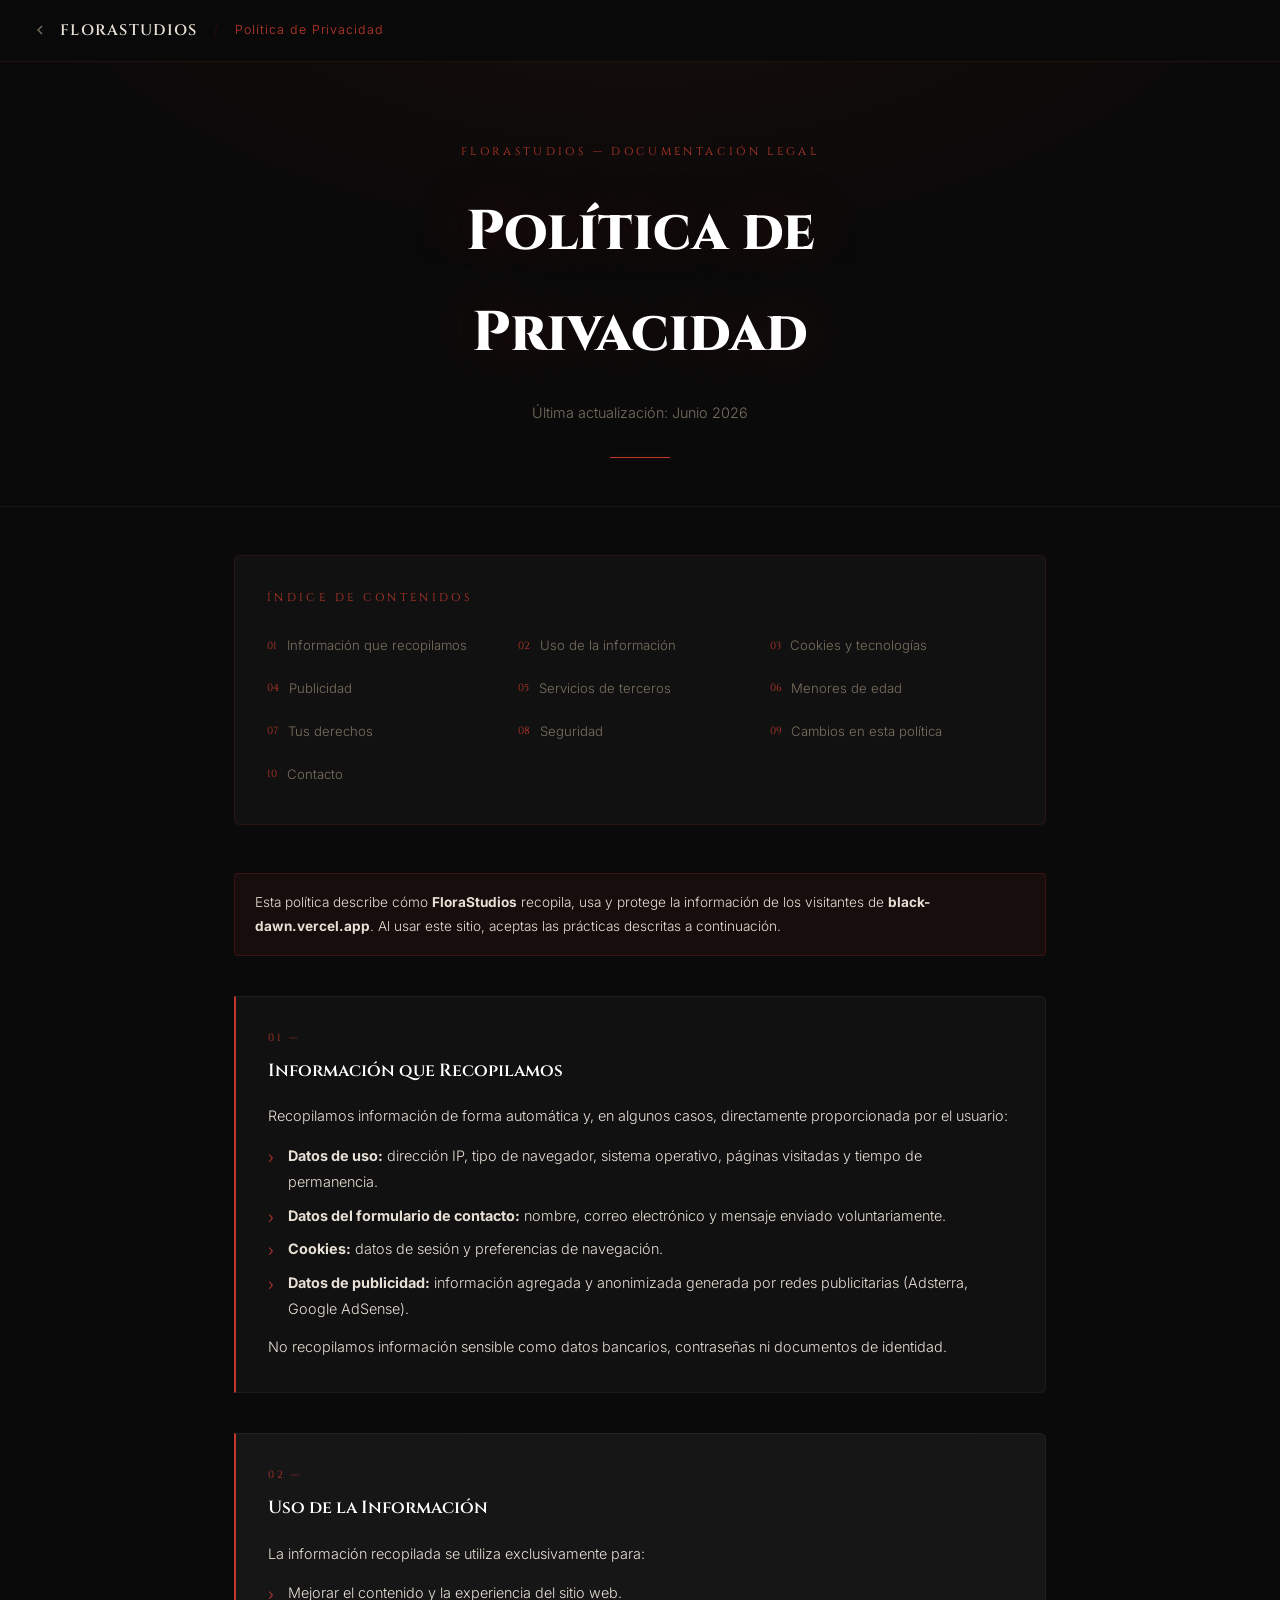
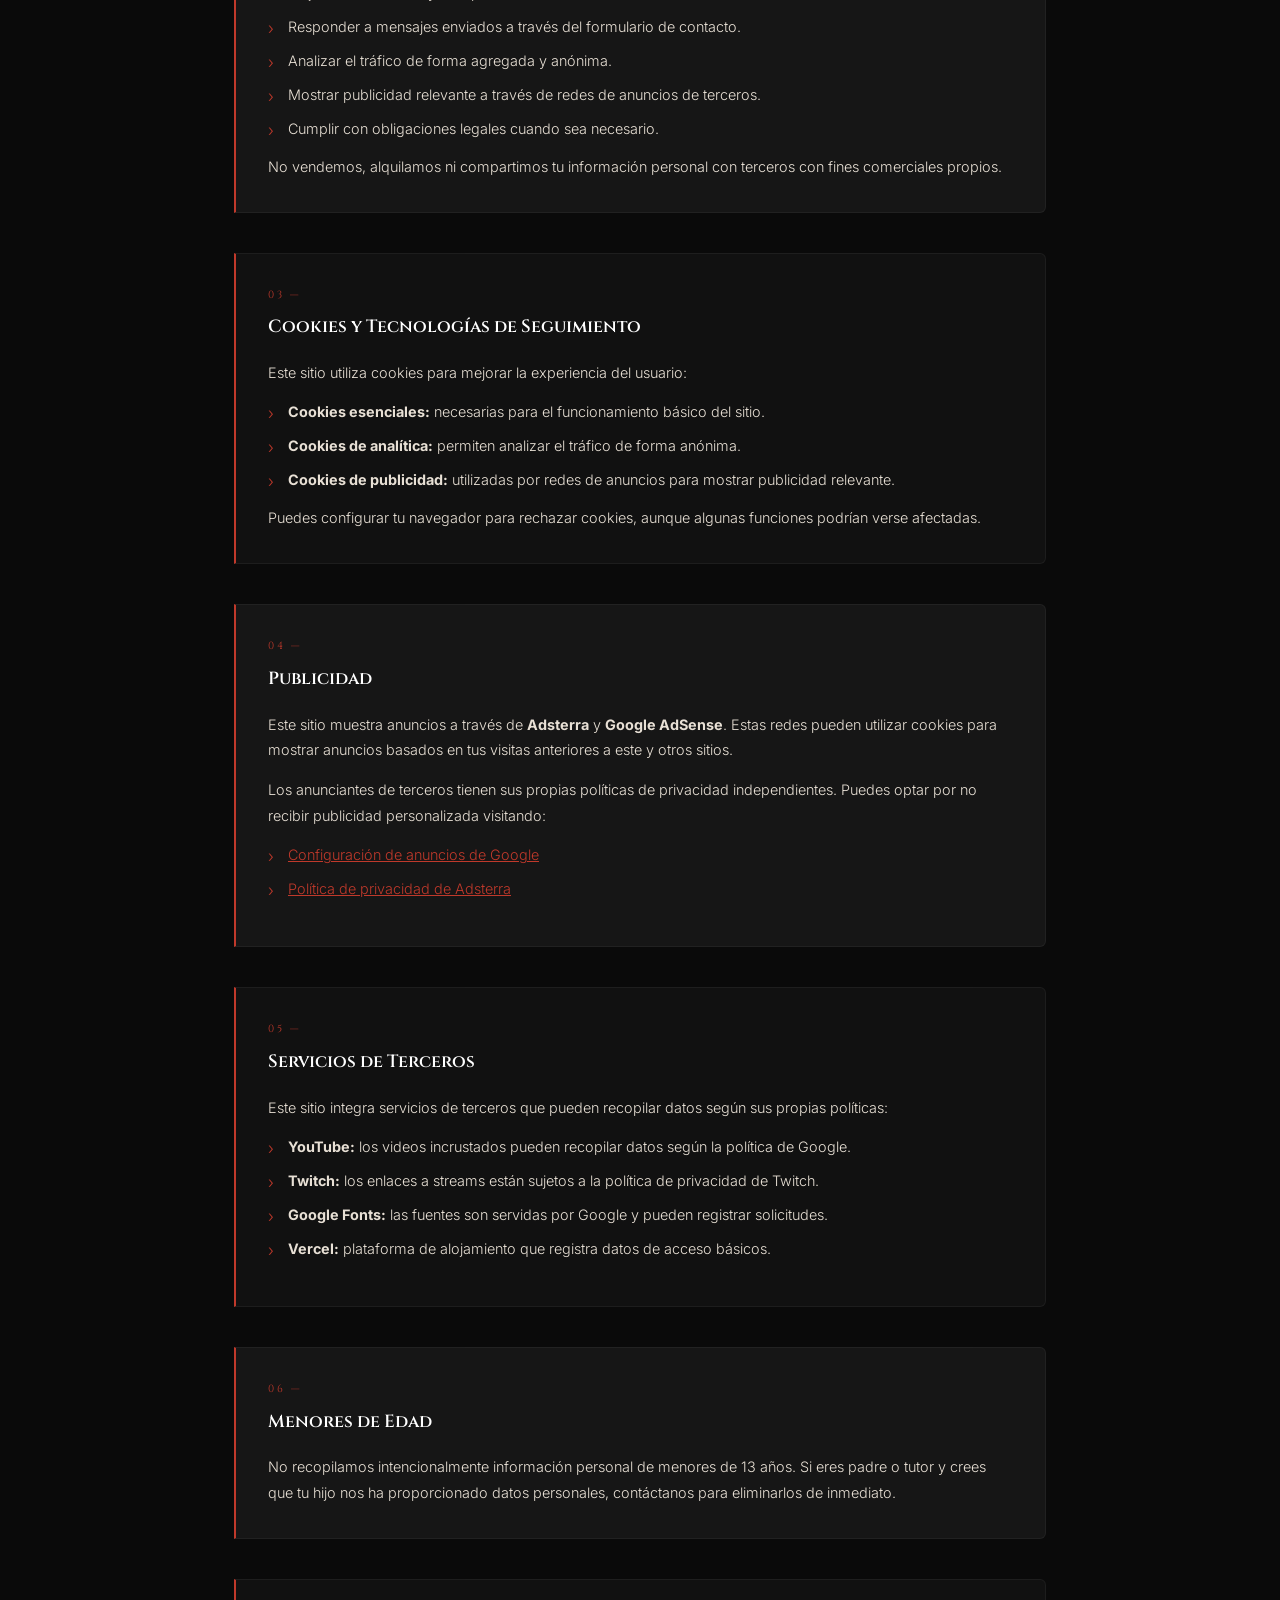
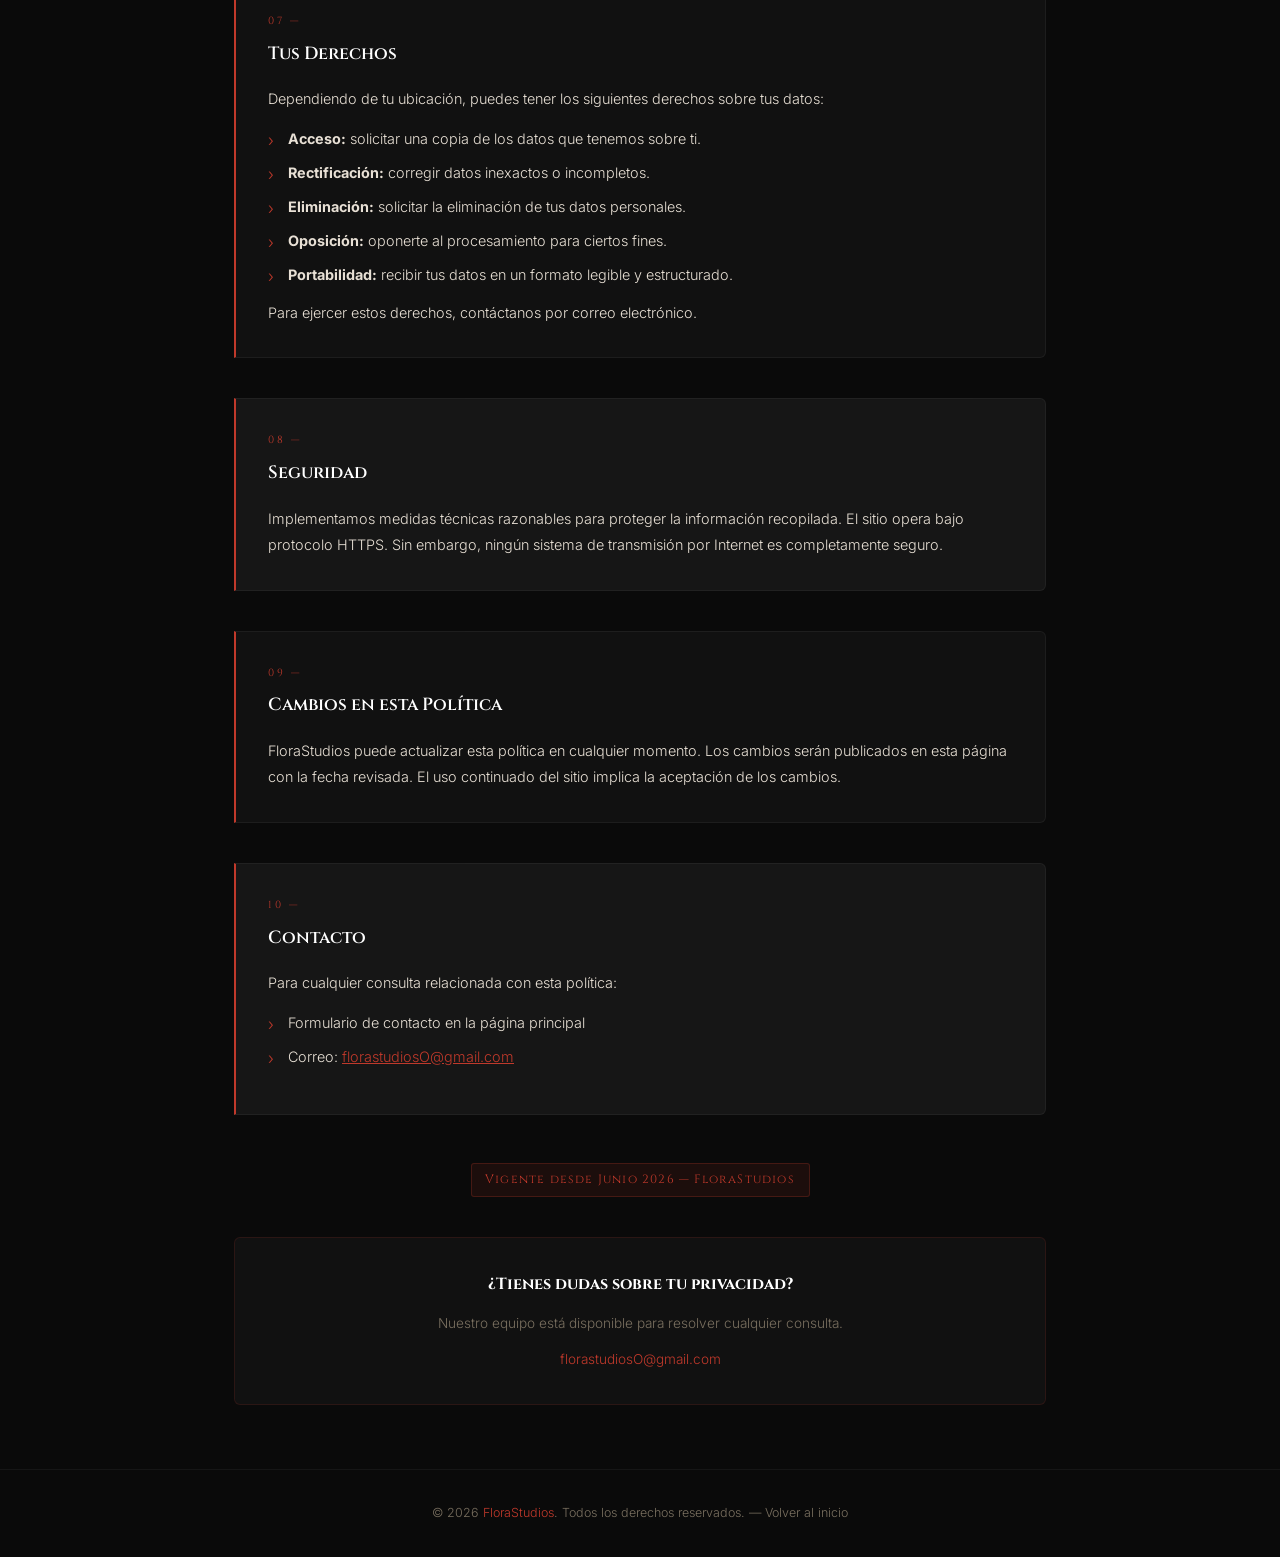
<file: privacy.html>
<!DOCTYPE html>
<html lang="es">
<head>
  <meta charset="UTF-8">
  <meta name="viewport" content="width=device-width, initial-scale=1.0">
  <title>Política de Privacidad — FloraStudios</title>
  <meta name="description" content="Política de Privacidad de FloraStudios y el proyecto Black Dawn.">
  <link rel="icon" type="image/png" href="assets/flora_logo.webp">
  <link rel="preconnect" href="https://fonts.googleapis.com">
  <link rel="preconnect" href="https://fonts.gstatic.com" crossorigin>
  <link href="https://fonts.googleapis.com/css2?family=Cinzel:wght@400;600;800&family=Inter:wght@300;400;500&display=swap" rel="stylesheet">
  <style>
    :root {
      --primary-color: #c0392b;
      --primary-glow: rgba(192, 57, 43, 0.3);
      --bg-dark: #0a0a0a;
      --bg-card: #111111;
      --bg-card2: #161616;
      --text-main: #e8e0d5;
      --text-muted: #7a7060;
      --border: rgba(192, 57, 43, 0.15);
      --border-subtle: rgba(255,255,255,0.05);
    }
    *, *::before, *::after { box-sizing: border-box; margin: 0; padding: 0; }
    html { scroll-behavior: smooth; }
    body {
      background: var(--bg-dark);
      color: var(--text-main);
      font-family: 'Inter', sans-serif;
      font-weight: 300;
      line-height: 1.8;
      min-height: 100vh;
      overflow-x: hidden;
    }
    body::before {
      content: '';
      position: fixed;
      inset: 0;
      background: radial-gradient(ellipse 80% 60% at 50% -10%, rgba(192,57,43,0.08) 0%, transparent 70%);
      pointer-events: none;
      z-index: 0;
    }
    nav {
      position: sticky; top: 0; z-index: 100;
      background: rgba(10,10,10,0.92);
      backdrop-filter: blur(12px);
      border-bottom: 1px solid var(--border);
      padding: 1rem 2rem;
      display: flex; align-items: center; gap: 1rem;
    }
    nav a { display: flex; align-items: center; gap: 0.75rem; text-decoration: none; color: var(--text-muted); font-size: 0.8rem; letter-spacing: 0.1em; text-transform: uppercase; transition: color 0.2s; }
    nav a:hover { color: var(--primary-color); }
    nav .logo-text { font-family: 'Cinzel', serif; font-size: 0.95rem; font-weight: 600; color: var(--text-main); }
    nav .sep { color: var(--border); }
    nav .current { color: var(--primary-color); font-size: 0.78rem; letter-spacing: 0.08em; }
    .hero { position: relative; z-index: 1; padding: 5rem 2rem 3rem; text-align: center; border-bottom: 1px solid var(--border-subtle); }
    .hero-tag { font-family: 'Cinzel', serif; font-size: 0.7rem; letter-spacing: 0.3em; color: var(--primary-color); text-transform: uppercase; margin-bottom: 1.25rem; }
    .hero h1 { font-family: 'Cinzel', serif; font-size: clamp(2rem, 5vw, 3.5rem); font-weight: 800; color: #fff; margin-bottom: 1rem; text-shadow: 0 0 60px var(--primary-glow); }
    .hero-sub { color: var(--text-muted); font-size: 0.9rem; }
    .hero-line { width: 60px; height: 1px; background: var(--primary-color); margin: 2rem auto 0; box-shadow: 0 0 8px var(--primary-glow); }
    .container { position: relative; z-index: 1; max-width: 860px; margin: 0 auto; padding: 0 1.5rem; }
    .toc { background: var(--bg-card); border: 1px solid var(--border); border-radius: 6px; padding: 2rem; margin: 3rem 0; }
    .toc-title { font-family: 'Cinzel', serif; font-size: 0.7rem; letter-spacing: 0.3em; color: var(--primary-color); text-transform: uppercase; margin-bottom: 1.25rem; }
    .toc ol { list-style: none; display: grid; grid-template-columns: repeat(auto-fill, minmax(220px, 1fr)); gap: 0.5rem; counter-reset: toc; }
    .toc li { counter-increment: toc; }
    .toc a { display: flex; align-items: center; gap: 0.6rem; color: var(--text-muted); text-decoration: none; font-size: 0.82rem; padding: 0.35rem 0; transition: color 0.2s; }
    .toc a::before { content: counter(toc, decimal-leading-zero); font-family: 'Cinzel', serif; font-size: 0.65rem; color: var(--primary-color); flex-shrink: 0; }
    .toc a:hover { color: var(--text-main); }
    .highlight { background: rgba(192,57,43,0.07); border: 1px solid rgba(192,57,43,0.2); border-radius: 4px; padding: 1rem 1.25rem; margin: 1rem 0; font-size: 0.85rem; }
    .policy-section { margin: 2.5rem 0; padding: 2rem; background: var(--bg-card); border: 1px solid var(--border-subtle); border-left: 2px solid var(--primary-color); border-radius: 0 6px 6px 0; }
    .policy-section:nth-child(even) { background: var(--bg-card2); }
    .section-num { font-family: 'Cinzel', serif; font-size: 0.65rem; letter-spacing: 0.25em; color: var(--primary-color); display: block; margin-bottom: 0.5rem; }
    .policy-section h2 { font-family: 'Cinzel', serif; font-size: 1.1rem; font-weight: 600; color: #fff; margin-bottom: 1rem; }
    .policy-section p { color: var(--text-main); font-size: 0.9rem; margin-bottom: 0.85rem; }
    .policy-section p:last-child { margin-bottom: 0; }
    .policy-section ul { list-style: none; margin: 0.75rem 0; display: flex; flex-direction: column; gap: 0.5rem; }
    .policy-section ul li { font-size: 0.9rem; color: var(--text-main); padding-left: 1.25rem; position: relative; }
    .policy-section ul li::before { content: '›'; position: absolute; left: 0; color: var(--primary-color); font-size: 1rem; }
    .policy-section a { color: var(--primary-color); }
    .date-badge { background: rgba(192,57,43,0.1); border: 1px solid rgba(192,57,43,0.25); border-radius: 3px; padding: 0.35rem 0.85rem; font-size: 0.75rem; font-family: 'Cinzel', serif; letter-spacing: 0.1em; color: var(--primary-color); margin: 3rem auto 0; display: block; text-align: center; width: fit-content; }
    .contact-box { background: var(--bg-card); border: 1px solid var(--border); border-radius: 6px; padding: 2rem; margin: 2.5rem 0 4rem; text-align: center; }
    .contact-box h3 { font-family: 'Cinzel', serif; font-size: 1rem; color: #fff; margin-bottom: 0.75rem; }
    .contact-box p { font-size: 0.85rem; color: var(--text-muted); margin-bottom: 0.5rem; }
    .contact-box a { color: var(--primary-color); text-decoration: none; font-size: 0.85rem; }
    footer { position: relative; z-index: 1; border-top: 1px solid var(--border-subtle); padding: 2rem; text-align: center; color: var(--text-muted); font-size: 0.78rem; }
    footer span { color: var(--primary-color); }
    footer a { color: var(--text-muted); text-decoration: none; }
  </style>
</head>
<body>
  <nav>
    <a href="index.html">
      <svg width="16" height="16" fill="none" stroke="currentColor" stroke-width="2" viewBox="0 0 24 24"><polyline points="15 18 9 12 15 6"/></svg>
      <span class="logo-text">FloraStudios</span>
    </a>
    <span class="sep">/</span>
    <span class="current">Política de Privacidad</span>
  </nav>

  <div class="hero">
    <div class="hero-tag">FloraStudios — Documentación Legal</div>
    <h1>Política de<br>Privacidad</h1>
    <p class="hero-sub">Última actualización: Junio 2026</p>
    <div class="hero-line"></div>
  </div>

  <div class="container">
    <div class="toc">
      <div class="toc-title">Índice de Contenidos</div>
      <ol>
        <li><a href="#s1">Información que recopilamos</a></li>
        <li><a href="#s2">Uso de la información</a></li>
        <li><a href="#s3">Cookies y tecnologías</a></li>
        <li><a href="#s4">Publicidad</a></li>
        <li><a href="#s5">Servicios de terceros</a></li>
        <li><a href="#s6">Menores de edad</a></li>
        <li><a href="#s7">Tus derechos</a></li>
        <li><a href="#s8">Seguridad</a></li>
        <li><a href="#s9">Cambios en esta política</a></li>
        <li><a href="#s10">Contacto</a></li>
      </ol>
    </div>

    <div class="highlight">
      Esta política describe cómo <strong>FloraStudios</strong> recopila, usa y protege la información de los visitantes de <strong>black-dawn.vercel.app</strong>. Al usar este sitio, aceptas las prácticas descritas a continuación.
    </div>

    <div class="policy-section" id="s1">
      <span class="section-num">01 —</span>
      <h2>Información que Recopilamos</h2>
      <p>Recopilamos información de forma automática y, en algunos casos, directamente proporcionada por el usuario:</p>
      <ul>
        <li><strong>Datos de uso:</strong> dirección IP, tipo de navegador, sistema operativo, páginas visitadas y tiempo de permanencia.</li>
        <li><strong>Datos del formulario de contacto:</strong> nombre, correo electrónico y mensaje enviado voluntariamente.</li>
        <li><strong>Cookies:</strong> datos de sesión y preferencias de navegación.</li>
        <li><strong>Datos de publicidad:</strong> información agregada y anonimizada generada por redes publicitarias (Adsterra, Google AdSense).</li>
      </ul>
      <p>No recopilamos información sensible como datos bancarios, contraseñas ni documentos de identidad.</p>
    </div>

    <div class="policy-section" id="s2">
      <span class="section-num">02 —</span>
      <h2>Uso de la Información</h2>
      <p>La información recopilada se utiliza exclusivamente para:</p>
      <ul>
        <li>Mejorar el contenido y la experiencia del sitio web.</li>
        <li>Responder a mensajes enviados a través del formulario de contacto.</li>
        <li>Analizar el tráfico de forma agregada y anónima.</li>
        <li>Mostrar publicidad relevante a través de redes de anuncios de terceros.</li>
        <li>Cumplir con obligaciones legales cuando sea necesario.</li>
      </ul>
      <p>No vendemos, alquilamos ni compartimos tu información personal con terceros con fines comerciales propios.</p>
    </div>

    <div class="policy-section" id="s3">
      <span class="section-num">03 —</span>
      <h2>Cookies y Tecnologías de Seguimiento</h2>
      <p>Este sitio utiliza cookies para mejorar la experiencia del usuario:</p>
      <ul>
        <li><strong>Cookies esenciales:</strong> necesarias para el funcionamiento básico del sitio.</li>
        <li><strong>Cookies de analítica:</strong> permiten analizar el tráfico de forma anónima.</li>
        <li><strong>Cookies de publicidad:</strong> utilizadas por redes de anuncios para mostrar publicidad relevante.</li>
      </ul>
      <p>Puedes configurar tu navegador para rechazar cookies, aunque algunas funciones podrían verse afectadas.</p>
    </div>

    <div class="policy-section" id="s4">
      <span class="section-num">04 —</span>
      <h2>Publicidad</h2>
      <p>Este sitio muestra anuncios a través de <strong>Adsterra</strong> y <strong>Google AdSense</strong>. Estas redes pueden utilizar cookies para mostrar anuncios basados en tus visitas anteriores a este y otros sitios.</p>
      <p>Los anunciantes de terceros tienen sus propias políticas de privacidad independientes. Puedes optar por no recibir publicidad personalizada visitando:</p>
      <ul>
        <li><a href="https://www.google.com/settings/ads" target="_blank" rel="noopener">Configuración de anuncios de Google</a></li>
        <li><a href="https://www.adsterra.com/privacy-policy/" target="_blank" rel="noopener">Política de privacidad de Adsterra</a></li>
      </ul>
    </div>

    <div class="policy-section" id="s5">
      <span class="section-num">05 —</span>
      <h2>Servicios de Terceros</h2>
      <p>Este sitio integra servicios de terceros que pueden recopilar datos según sus propias políticas:</p>
      <ul>
        <li><strong>YouTube:</strong> los videos incrustados pueden recopilar datos según la política de Google.</li>
        <li><strong>Twitch:</strong> los enlaces a streams están sujetos a la política de privacidad de Twitch.</li>
        <li><strong>Google Fonts:</strong> las fuentes son servidas por Google y pueden registrar solicitudes.</li>
        <li><strong>Vercel:</strong> plataforma de alojamiento que registra datos de acceso básicos.</li>
      </ul>
    </div>

    <div class="policy-section" id="s6">
      <span class="section-num">06 —</span>
      <h2>Menores de Edad</h2>
      <p>No recopilamos intencionalmente información personal de menores de 13 años. Si eres padre o tutor y crees que tu hijo nos ha proporcionado datos personales, contáctanos para eliminarlos de inmediato.</p>
    </div>

    <div class="policy-section" id="s7">
      <span class="section-num">07 —</span>
      <h2>Tus Derechos</h2>
      <p>Dependiendo de tu ubicación, puedes tener los siguientes derechos sobre tus datos:</p>
      <ul>
        <li><strong>Acceso:</strong> solicitar una copia de los datos que tenemos sobre ti.</li>
        <li><strong>Rectificación:</strong> corregir datos inexactos o incompletos.</li>
        <li><strong>Eliminación:</strong> solicitar la eliminación de tus datos personales.</li>
        <li><strong>Oposición:</strong> oponerte al procesamiento para ciertos fines.</li>
        <li><strong>Portabilidad:</strong> recibir tus datos en un formato legible y estructurado.</li>
      </ul>
      <p>Para ejercer estos derechos, contáctanos por correo electrónico.</p>
    </div>

    <div class="policy-section" id="s8">
      <span class="section-num">08 —</span>
      <h2>Seguridad</h2>
      <p>Implementamos medidas técnicas razonables para proteger la información recopilada. El sitio opera bajo protocolo HTTPS. Sin embargo, ningún sistema de transmisión por Internet es completamente seguro.</p>
    </div>

    <div class="policy-section" id="s9">
      <span class="section-num">09 —</span>
      <h2>Cambios en esta Política</h2>
      <p>FloraStudios puede actualizar esta política en cualquier momento. Los cambios serán publicados en esta página con la fecha revisada. El uso continuado del sitio implica la aceptación de los cambios.</p>
    </div>

    <div class="policy-section" id="s10">
      <span class="section-num">10 —</span>
      <h2>Contacto</h2>
      <p>Para cualquier consulta relacionada con esta política:</p>
      <ul>
        <li>Formulario de contacto en la página principal</li>
        <li>Correo: <a href="mailto:florastudiosO@gmail.com">florastudiosO@gmail.com</a></li>
      </ul>
    </div>

    <div class="date-badge">Vigente desde Junio 2026 — FloraStudios</div>

    <div class="contact-box">
      <h3>¿Tienes dudas sobre tu privacidad?</h3>
      <p>Nuestro equipo está disponible para resolver cualquier consulta.</p>
      <a href="mailto:florastudiosO@gmail.com">florastudiosO@gmail.com</a>
    </div>
  </div>

  <footer>
    <p>&copy; 2026 <span>FloraStudios</span>. Todos los derechos reservados. — <a href="index.html">Volver al inicio</a></p>
  </footer>
</body>
</html>
</file>
